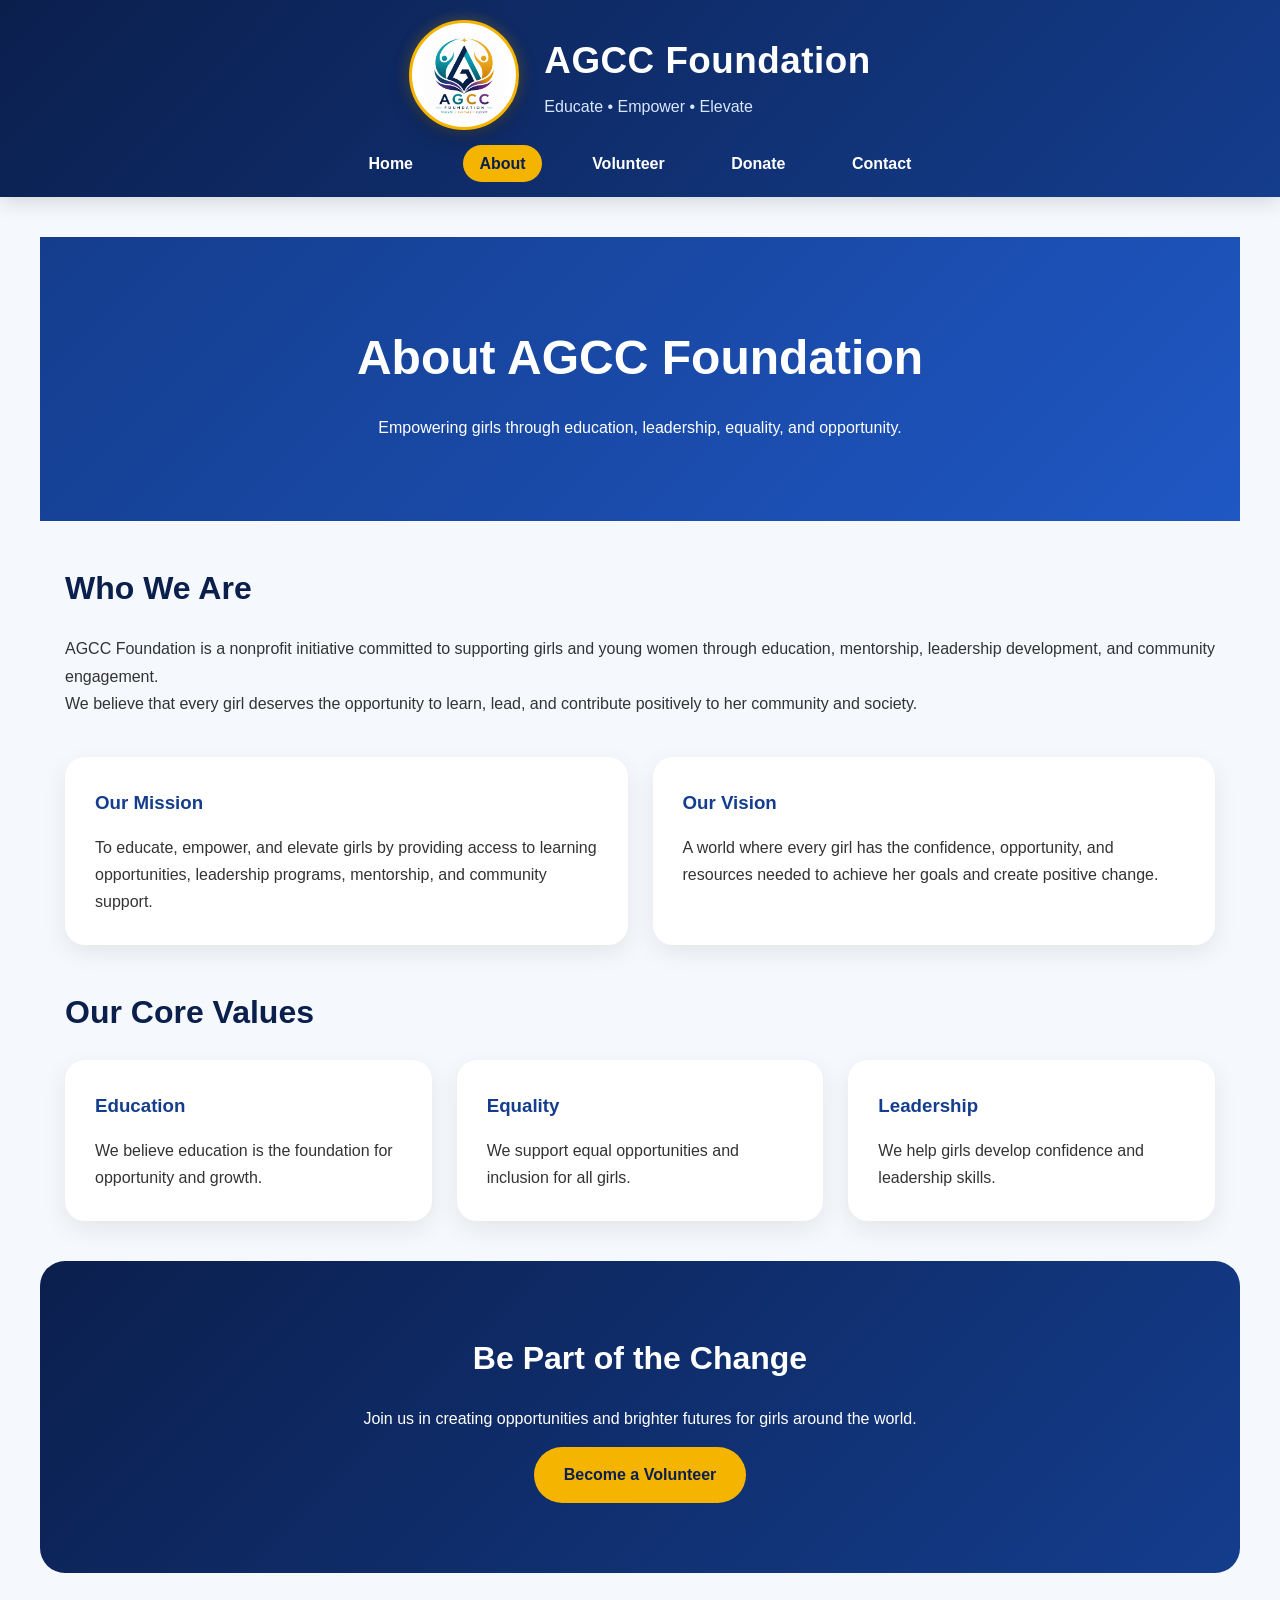
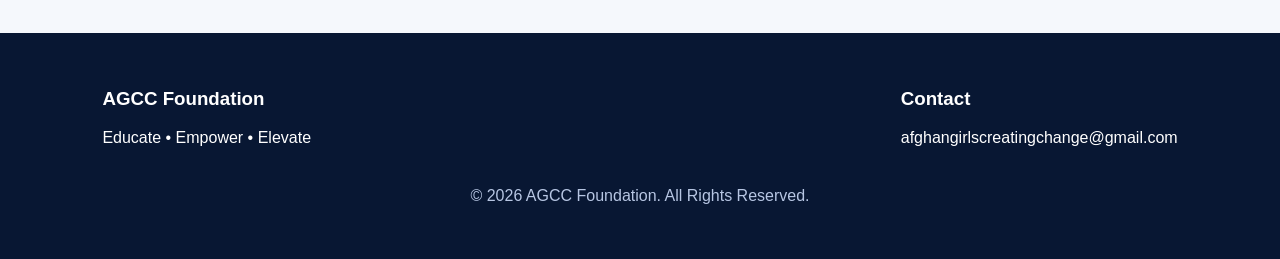
<file: about.html>
<!DOCTYPE html>
<html lang="en">
<head>
    <meta charset="UTF-8">
    <meta name="viewport" content="width=device-width, initial-scale=1.0">
    <title>About Us | AGCC Foundation</title>
    <link rel="stylesheet" href="style.css">
</head>
<body>

<header>

    <div class="logo-container">
        <img src="logo.png" alt="AGCC Foundation Logo" class="logo">

        <div class="brand">
            <h1>AGCC Foundation</h1>
            <p>Educate • Empower • Elevate</p>
        </div>
    </div>

    <nav>
        <a href="index.html">Home</a>
        <a href="about.html" class="active">About</a>
        <a href="volunteer.html">Volunteer</a>
        <a href="donate.html">Donate</a>
        <a href="contact.html">Contact</a>
    </nav>

</header>

<section class="page-banner">

    <h1>About AGCC Foundation</h1>

    <p>
        Empowering girls through education, leadership,
        equality, and opportunity.
    </p>

</section>

<section>

    <h2>Who We Are</h2>

    <p>
        AGCC Foundation is a nonprofit initiative committed to supporting
        girls and young women through education, mentorship,
        leadership development, and community engagement.
    </p>

    <p>
        We believe that every girl deserves the opportunity to learn,
        lead, and contribute positively to her community and society.
    </p>

</section>

<section class="cards">

    <div class="card">
        <h3>Our Mission</h3>

        <p>
            To educate, empower, and elevate girls by providing
            access to learning opportunities, leadership programs,
            mentorship, and community support.
        </p>
    </div>

    <div class="card">
        <h3>Our Vision</h3>

        <p>
            A world where every girl has the confidence,
            opportunity, and resources needed to achieve
            her goals and create positive change.
        </p>
    </div>

</section>

<section>

    <h2>Our Core Values</h2>

    <div class="cards">

        <div class="card">
            <h3>Education</h3>
            <p>
                We believe education is the foundation for opportunity and growth.
            </p>
        </div>

        <div class="card">
            <h3>Equality</h3>
            <p>
                We support equal opportunities and inclusion for all girls.
            </p>
        </div>

        <div class="card">
            <h3>Leadership</h3>
            <p>
                We help girls develop confidence and leadership skills.
            </p>
        </div>

    </div>

</section>

<section class="cta">

    <h2>Be Part of the Change</h2>

    <p>
        Join us in creating opportunities and brighter futures
        for girls around the world.
    </p>

    <a href="volunteer.html" class="btn">
        Become a Volunteer
    </a>

</section>

<footer>

    <div class="footer-content">

        <div>
            <h3>AGCC Foundation</h3>
            <p>Educate • Empower • Elevate</p>
        </div>

        <div>
            <h3>Contact</h3>
            <p>afghangirlscreatingchange@gmail.com</p>
        </div>

    </div>

    <p class="copyright">
        © 2026 AGCC Foundation. All Rights Reserved.
    </p>

</footer>

</body>
</html>
</file>
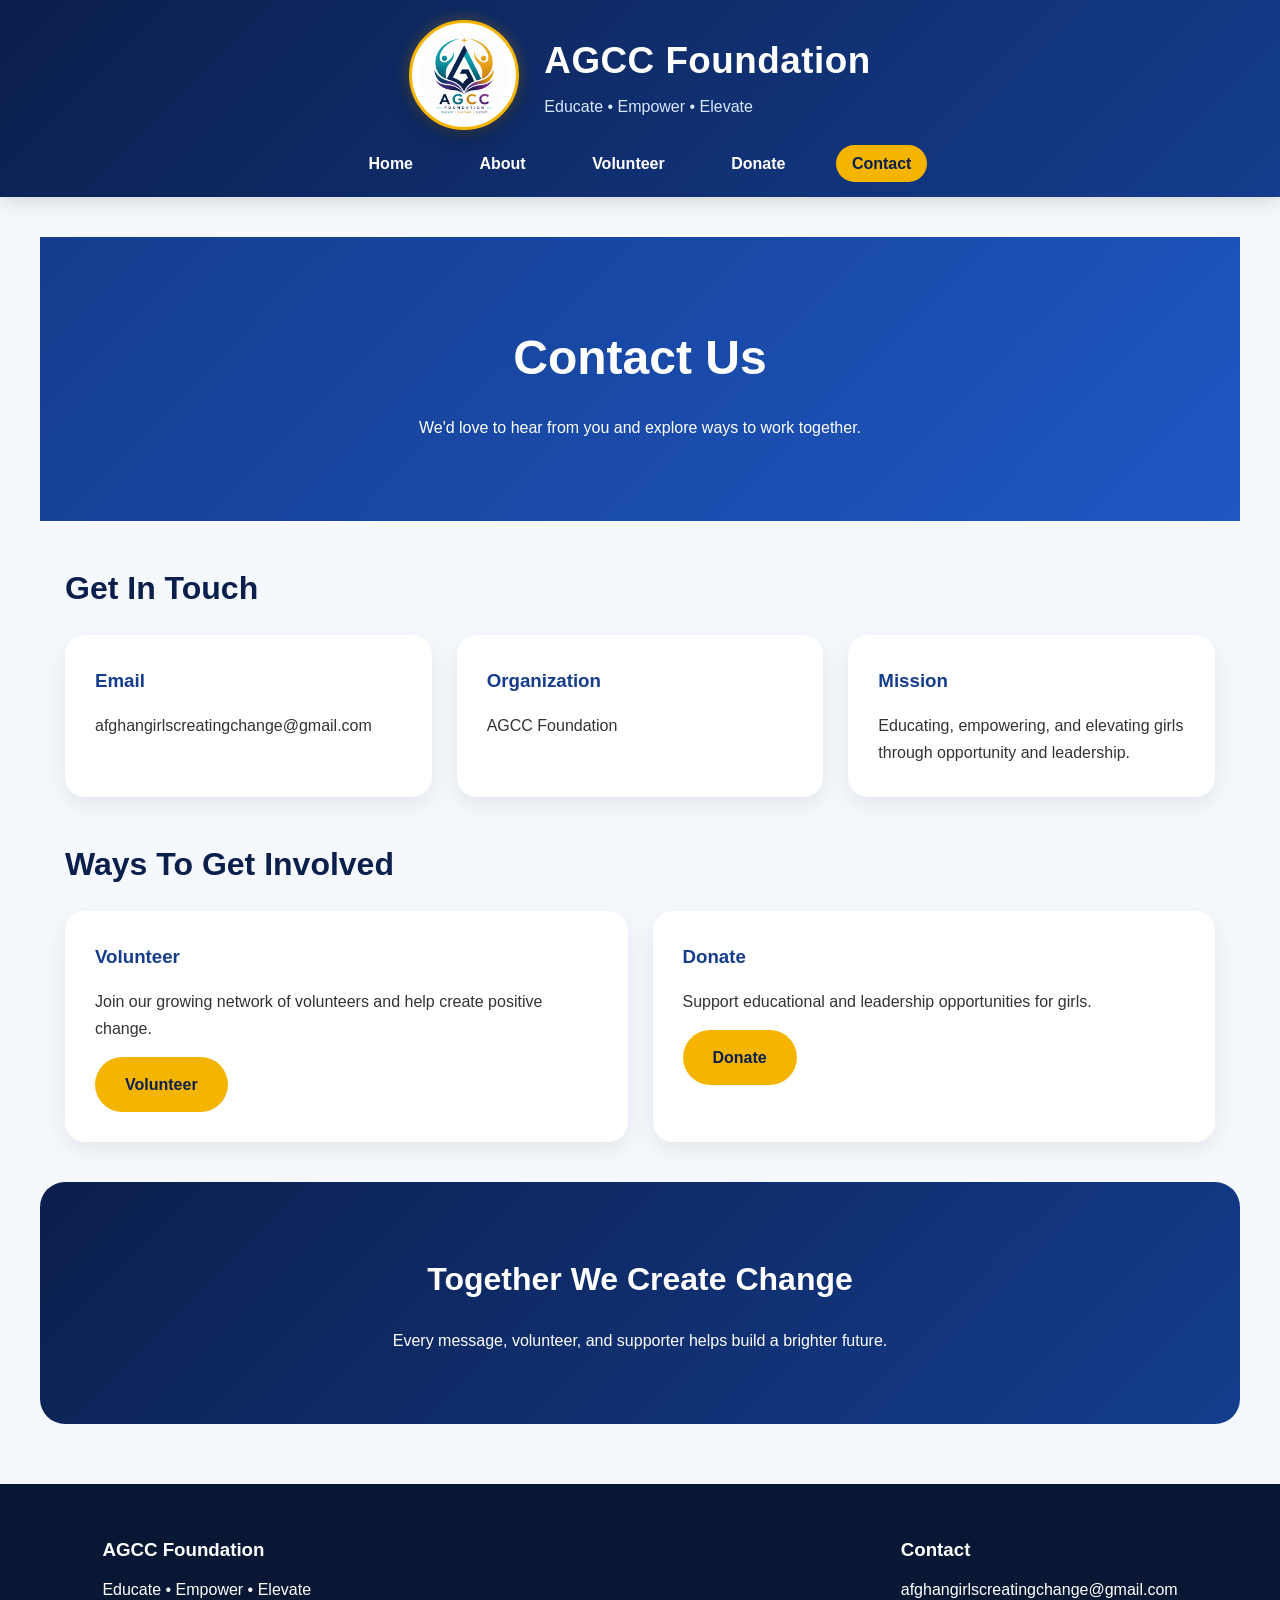
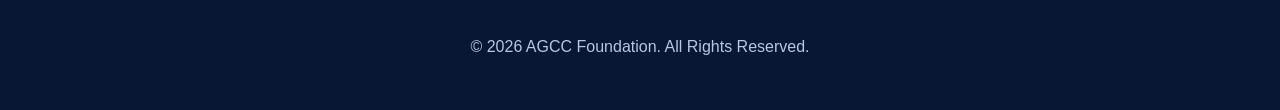
<file: contact.html>
<!DOCTYPE html>
<html lang="en">
<head>
    <meta charset="UTF-8">
    <meta name="viewport" content="width=device-width, initial-scale=1.0">
    <title>Contact | AGCC Foundation</title>
    <link rel="stylesheet" href="style.css">
</head>
<body>

<header>

    <div class="logo-container">
        <img src="logo.png" alt="AGCC Foundation Logo" class="logo">

        <div class="brand">
            <h1>AGCC Foundation</h1>
            <p>Educate • Empower • Elevate</p>
        </div>
    </div>

    <nav>
        <a href="index.html">Home</a>
        <a href="about.html">About</a>
        <a href="volunteer.html">Volunteer</a>
        <a href="donate.html">Donate</a>
        <a href="contact.html" class="active">Contact</a>
    </nav>

</header>

<section class="page-banner">

    <h1>Contact Us</h1>

    <p>
        We'd love to hear from you and explore ways to work together.
    </p>

</section>

<section>

    <h2>Get In Touch</h2>

    <div class="cards">

        <div class="card">
            <h3>Email</h3>
            <p>
                afghangirlscreatingchange@gmail.com
            </p>
        </div>

        <div class="card">
            <h3>Organization</h3>
            <p>
                AGCC Foundation
            </p>
        </div>

        <div class="card">
            <h3>Mission</h3>
            <p>
                Educating, empowering, and elevating girls through opportunity and leadership.
            </p>
        </div>

    </div>

</section>

<section>

    <h2>Ways To Get Involved</h2>

    <div class="cards">

        <div class="card">
            <h3>Volunteer</h3>

            <p>
                Join our growing network of volunteers and help create positive change.
            </p>

            <a href="volunteer.html" class="btn">
                Volunteer
            </a>
        </div>

        <div class="card">
            <h3>Donate</h3>

            <p>
                Support educational and leadership opportunities for girls.
            </p>

            <a href="donate.html" class="btn">
                Donate
            </a>
        </div>

    </div>

</section>

<section class="cta">

    <h2>Together We Create Change</h2>

    <p>
        Every message, volunteer, and supporter helps build a brighter future.
    </p>

</section>

<footer>

    <div class="footer-content">

        <div>
            <h3>AGCC Foundation</h3>
            <p>Educate • Empower • Elevate</p>
        </div>

        <div>
            <h3>Contact</h3>
            <p>afghangirlscreatingchange@gmail.com</p>
        </div>

    </div>

    <p class="copyright">
        © 2026 AGCC Foundation. All Rights Reserved.
    </p>

</footer>

</body>
</html>
</file>
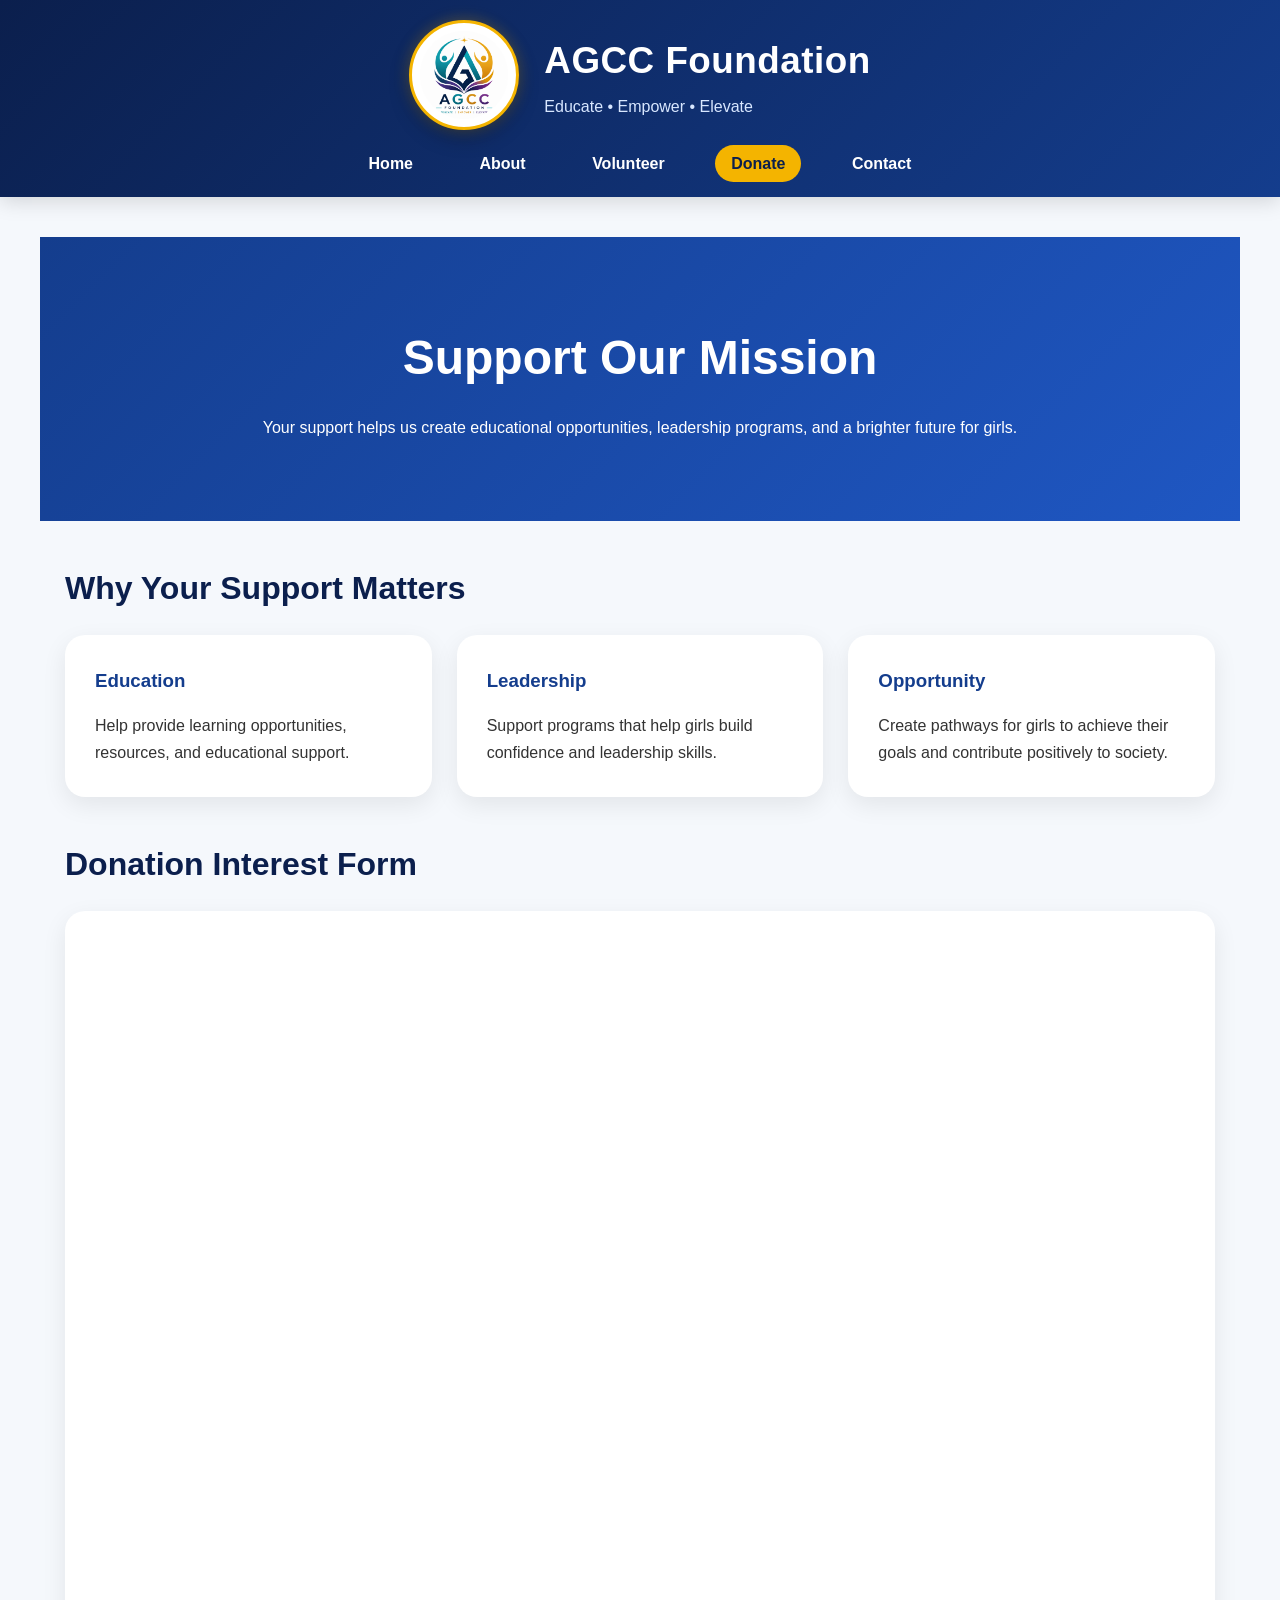
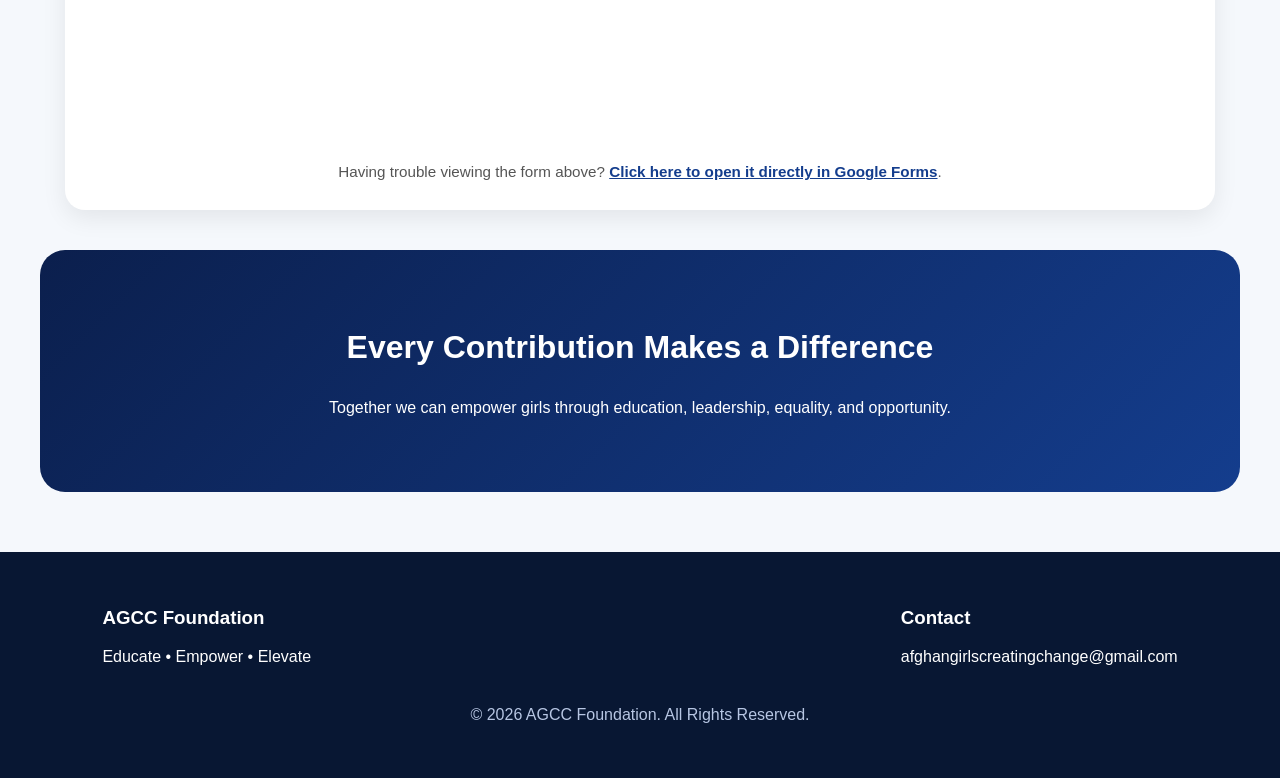
<file: donate.html>
<!DOCTYPE html>
<html lang="en">
<head>
    <meta charset="UTF-8">
    <meta name="viewport" content="width=device-width, initial-scale=1.0">
    <title>Donate | AGCC Foundation</title>
    <link rel="stylesheet" href="style.css">
</head>
<body>

<header>

    <div class="logo-container">
        <img src="logo.png" alt="AGCC Foundation Logo" class="logo">

        <div class="brand">
            <h1>AGCC Foundation</h1>
            <p>Educate • Empower • Elevate</p>
        </div>
    </div>

    <nav>
        <a href="index.html">Home</a>
        <a href="about.html">About</a>
        <a href="volunteer.html">Volunteer</a>
        <a href="donate.html" class="active">Donate</a>
        <a href="contact.html">Contact</a>
    </nav>

</header>

<section class="page-banner">

    <h1>Support Our Mission</h1>

    <p>
        Your support helps us create educational opportunities,
        leadership programs, and a brighter future for girls.
    </p>

</section>

<section>

    <h2>Why Your Support Matters</h2>

    <div class="cards">

        <div class="card">
            <h3>Education</h3>

            <p>
                Help provide learning opportunities, resources,
                and educational support.
            </p>
        </div>

        <div class="card">
            <h3>Leadership</h3>

            <p>
                Support programs that help girls build confidence
                and leadership skills.
            </p>
        </div>

        <div class="card">
            <h3>Opportunity</h3>

            <p>
                Create pathways for girls to achieve their goals
                and contribute positively to society.
            </p>
        </div>

    </div>

</section>

<section>

    <h2>Donation Interest Form</h2>

    <div class="form-container">
        <div class="iframe-wrapper">
            <iframe 
                src="https://docs.google.com/forms/d/e/1FAIpQLSci72ivzEm5SdHMEfypMS5G4o65baNNczW5ZVAneNYbuU15Rg/viewform?embedded=true" 
                width="100%" 
                height="800" 
                frameborder="0" 
                marginheight="0" 
                marginwidth="0">
                Loading donation form…
            </iframe>
        </div>
        
        <p class="form-fallback">
            Having trouble viewing the form above? 
            <a href="https://docs.google.com/forms/d/e/1FAIpQLSci72ivzEm5SdHMEfypMS5G4o65baNNczW5ZVAneNYbuU15Rg/viewform?usp=header" target="_blank" rel="noopener noreferrer">Click here to open it directly in Google Forms</a>.
        </p>
    </div>

</section>

<section class="cta">

    <h2>Every Contribution Makes a Difference</h2>

    <p>
        Together we can empower girls through education,
        leadership, equality, and opportunity.
    </p>

</section>

<footer>

    <div class="footer-content">

        <div>
            <h3>AGCC Foundation</h3>
            <p>Educate • Empower • Elevate</p>
        </div>

        <div>
            <h3>Contact</h3>
            <p>afghangirlscreatingchange@gmail.com</p>
        </div>

    </div>

    <p class="copyright">
        © 2026 AGCC Foundation. All Rights Reserved.
    </p>

</footer>

</body>
</html>
</file>
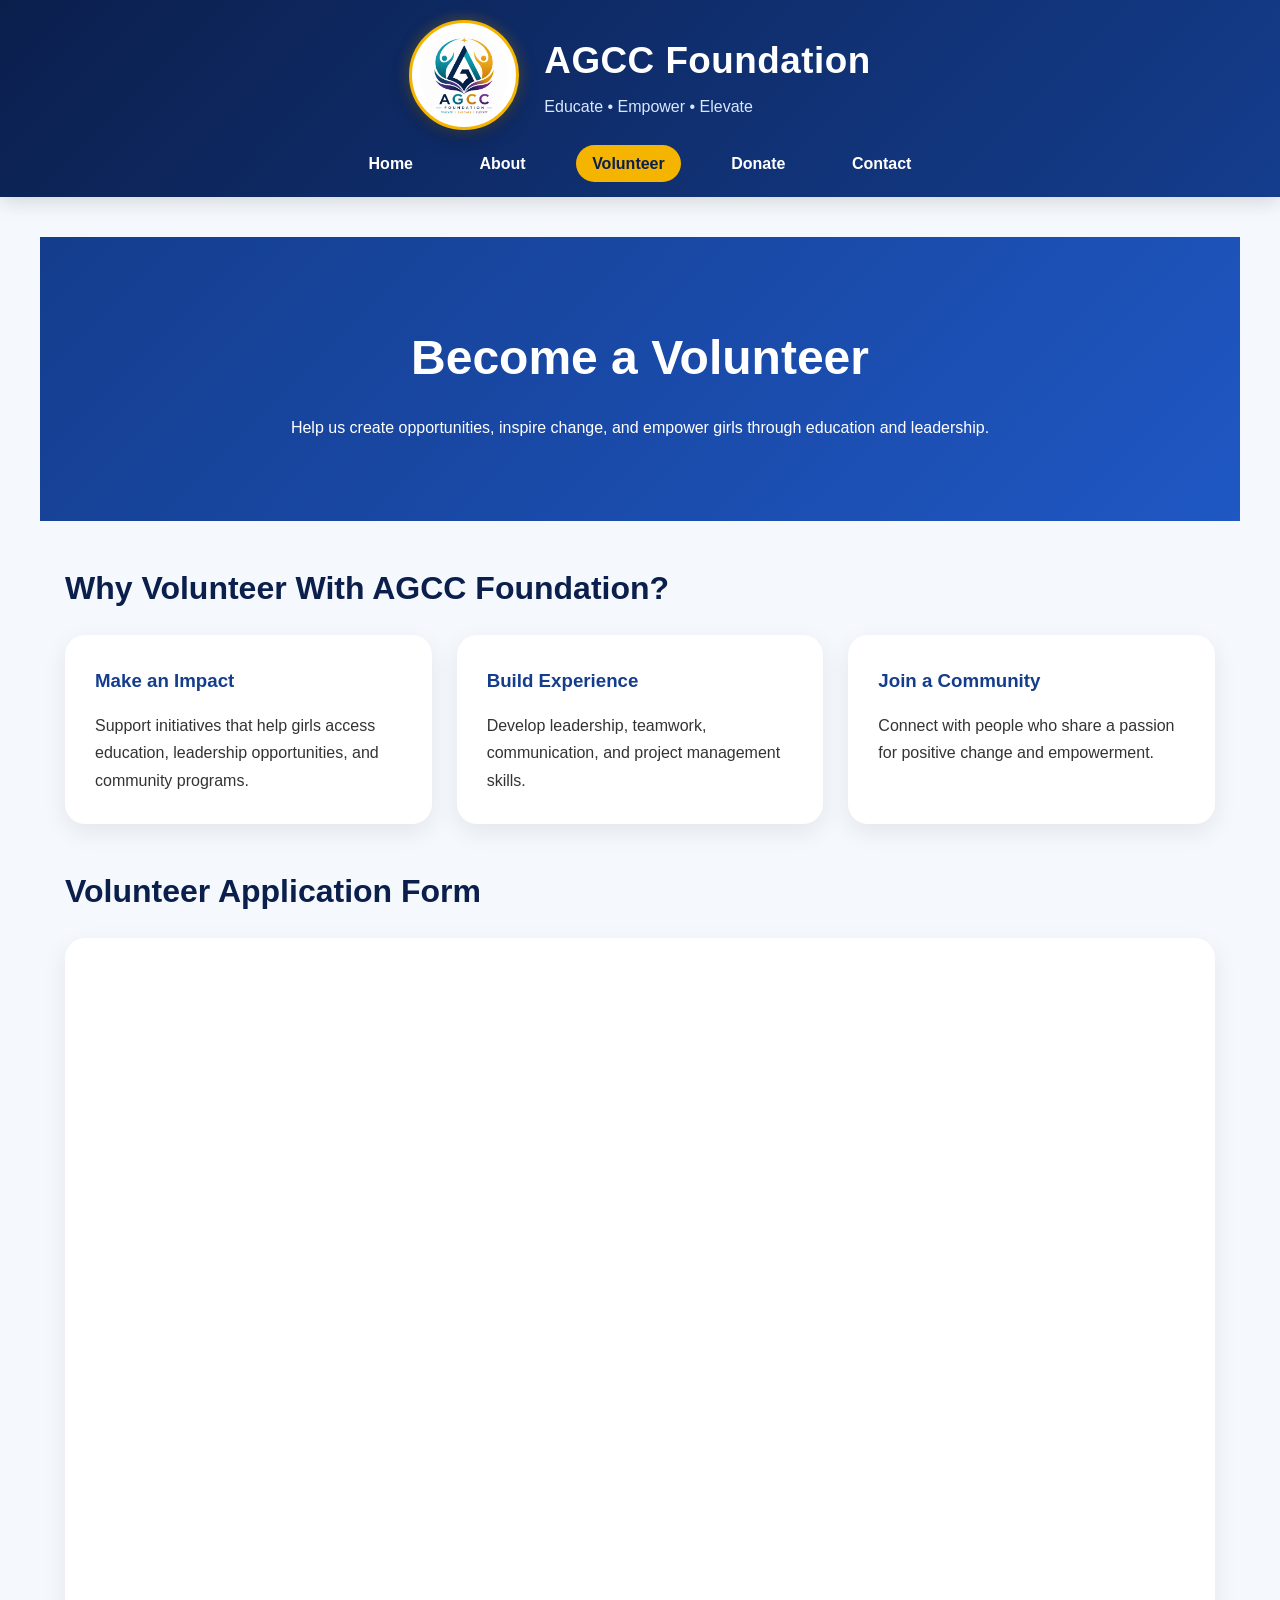
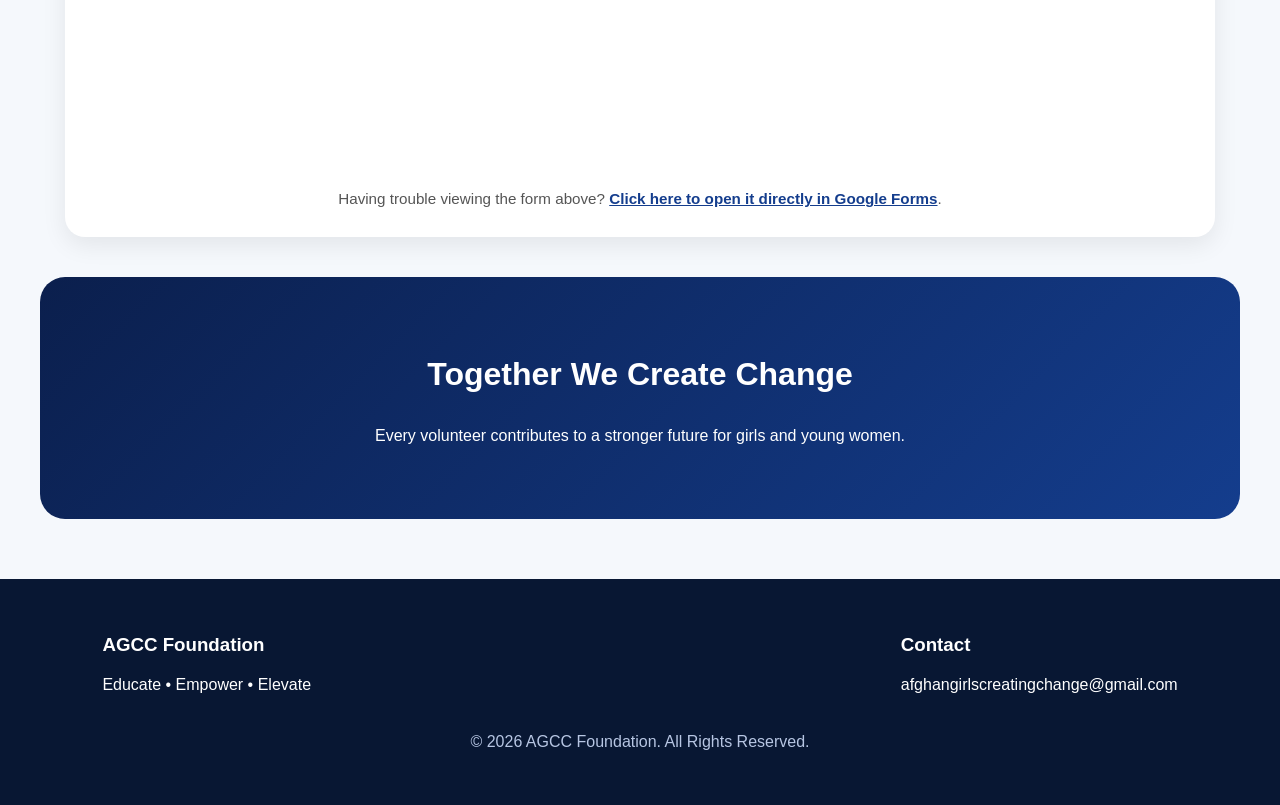
<file: volunteer.html>
<!DOCTYPE html>
<html lang="en">
<head>
    <meta charset="UTF-8">
    <meta name="viewport" content="width=device-width, initial-scale=1.0">
    <title>Volunteer | AGCC Foundation</title>
    <link rel="stylesheet" href="style.css">
</head>
<body>

<header>

    <div class="logo-container">
        <img src="logo.png" alt="AGCC Foundation Logo" class="logo">

        <div class="brand">
            <h1>AGCC Foundation</h1>
            <p>Educate • Empower • Elevate</p>
        </div>
    </div>

    <nav>
        <a href="index.html">Home</a>
        <a href="about.html">About</a>
        <a href="volunteer.html" class="active">Volunteer</a>
        <a href="donate.html">Donate</a>
        <a href="contact.html">Contact</a>
    </nav>

</header>

<section class="page-banner">

    <h1>Become a Volunteer</h1>

    <p>
        Help us create opportunities, inspire change,
        and empower girls through education and leadership.
    </p>

</section>

<section>

    <h2>Why Volunteer With AGCC Foundation?</h2>

    <div class="cards">

        <div class="card">
            <h3>Make an Impact</h3>
            <p>
                Support initiatives that help girls access education,
                leadership opportunities, and community programs.
            </p>
        </div>

        <div class="card">
            <h3>Build Experience</h3>
            <p>
                Develop leadership, teamwork, communication,
                and project management skills.
            </p>
        </div>

        <div class="card">
            <h3>Join a Community</h3>
            <p>
                Connect with people who share a passion
                for positive change and empowerment.
            </p>
        </div>

    </div>

</section>

<section>

    <h2>Volunteer Application Form</h2>

    <div class="form-container">
        <div class="iframe-wrapper">
            <iframe 
                src="https://docs.google.com/forms/d/e/1FAIpQLScNqgRHEWxspWf3Q6Ksvd-g_fBmjIhZjlT_56jc-VYFg6vPBg/viewform?embedded=true" 
                width="100%" 
                height="800" 
                frameborder="0" 
                marginheight="0" 
                marginwidth="0">
                Loading application form…
            </iframe>
        </div>
        
        <p class="form-fallback">
            Having trouble viewing the form above? 
            <a href="https://docs.google.com/forms/d/e/1FAIpQLScNqgRHEWxspWf3Q6Ksvd-g_fBmjIhZjlT_56jc-VYFg6vPBg/viewform?usp=header" target="_blank" rel="noopener noreferrer">Click here to open it directly in Google Forms</a>.
        </p>
    </div>

</section>

<section class="cta">

    <h2>Together We Create Change</h2>

    <p>
        Every volunteer contributes to a stronger future
        for girls and young women.
    </p>

</section>

<footer>

    <div class="footer-content">

        <div>
            <h3>AGCC Foundation</h3>
            <p>Educate • Empower • Elevate</p>
        </div>

        <div>
            <h3>Contact</h3>
            <p>afghangirlscreatingchange@gmail.com</p>
        </div>

    </div>

    <p class="copyright">
        © 2026 AGCC Foundation. All Rights Reserved.
    </p>

</footer>

</body>
</html>
</file>
<file: style.css>
/* =========================
   AGCC FOUNDATION
   PREMIUM STYLE
========================= */

*{
    margin:0;
    padding:0;
    box-sizing:border-box;
}

body{
    font-family: "Segoe UI", Arial, sans-serif;
    background:#f5f8fc;
    color:#333;
    line-height:1.7;
}

/* HEADER */

header{
    background:linear-gradient(135deg,#0b1f4d,#143d8d);
    color:white;
    padding:20px 8%;
    box-shadow:0 4px 20px rgba(0,0,0,0.15);
}

.logo-container{
    display:flex;
    align-items:center;
    justify-content:center;
    gap:25px;
    margin-bottom:20px;
}

/* REDESIGNED LOGO STYLING */
.logo{
    width:110px;
    height:110px;
    object-fit:cover;
    border-radius:50%;
    background:#ffffff;
    padding:8px;
    border:3px solid #f4b400;
    box-shadow:0 8px 20px rgba(0, 0, 0, 0.25), 0 0 15px rgba(244, 180, 0, 0.3);
    transition:all 0.4s ease-in-out;
    display:block;
}

.logo:hover{
    transform:scale(1.08) rotate(2deg);
    border-color:#ffffff;
    box-shadow:0 12px 28px rgba(0, 0, 0, 0.35), 0 0 20px rgba(244, 180, 0, 0.6);
}

.brand h1{
    font-size:2.3rem;
    letter-spacing:0.5px;
}

.brand p{
    color:#d8e7ff;
    font-size:1rem;
    font-weight:500;
}

/* NAVIGATION */

nav{
    text-align:center;
}

nav a{
    color:white;
    text-decoration:none;
    margin:0 15px;
    padding:10px 16px;
    border-radius:30px;
    font-weight:600;
    transition:0.3s;
}

nav a:hover,
nav a.active{
    background:#f4b400;
    color:#0b1f4d;
}

/* HERO */

.hero{
    text-align:center;
    padding:100px 10%;
    background:
    linear-gradient(rgba(11,31,77,0.8),
    rgba(20,61,141,0.8)),
    url("hero.jpg");
    background-size:cover;
    background-position:center;
    color:white;
}

.hero h1{
    font-size:3.5rem;
    margin-bottom:20px;
}

.hero p{
    max-width:800px;
    margin:auto;
    font-size:1.2rem;
}

/* PAGE BANNER */

.page-banner{
    text-align:center;
    padding:80px 10%;
    background:linear-gradient(135deg,#143d8d,#1f57c3);
    color:white;
}

.page-banner h1{
    font-size:3rem;
    margin-bottom:15px;
}

/* SECTIONS */

section{
    max-width:1200px;
    margin:40px auto;
    padding:0 25px;
}

section h2{
    color:#0b1f4d;
    margin-bottom:20px;
    font-size:2rem;
}

/* BUTTONS */

.btn,
button{
    display:inline-block;
    background:#f4b400;
    color:#0b1f4d;
    text-decoration:none;
    padding:14px 30px;
    border:none;
    border-radius:50px;
    font-weight:bold;
    margin-top:15px;
    cursor:pointer;
    transition:0.3s;
}

.btn:hover,
button:hover{
    transform:translateY(-3px);
    box-shadow:0 10px 25px rgba(0,0,0,0.15);
}

.secondary-btn{
    background:white;
    color:#0b1f4d;
}

/* CARDS */

.cards{
    display:grid;
    grid-template-columns:repeat(auto-fit,minmax(280px,1fr));
    gap:25px;
}

.card{
    background:white;
    padding:30px;
    border-radius:20px;
    box-shadow:0 8px 25px rgba(0,0,0,0.08);
    transition:0.3s;
}

.card:hover{
    transform:translateY(-8px);
}

.card h3{
    color:#143d8d;
    margin-bottom:15px;
}

/* STATS */

.stats{
    display:grid;
    grid-template-columns:repeat(auto-fit,minmax(200px,1fr));
    gap:25px;
    text-align:center;
}

.stats div{
    background:white;
    padding:35px;
    border-radius:20px;
    box-shadow:0 8px 25px rgba(0,0,0,0.08);
}

.stats h2{
    font-size:3rem;
    color:#143d8d;
}

/* CTA */

.cta{
    text-align:center;
    background:linear-gradient(135deg,#0b1f4d,#143d8d);
    color:white;
    padding:70px 30px;
    border-radius:25px;
}

.cta h2{
    color:white;
}

/* EMBEDDED FORM STYLING */

.form-container {
    background: white;
    padding: 25px;
    border-radius: 20px;
    box-shadow: 0 8px 25px rgba(0,0,0,0.08);
    overflow: hidden;
}

.iframe-wrapper {
    position: relative;
    width: 100%;
    border-radius: 12px;
    overflow: hidden;
}

.iframe-wrapper iframe {
    width: 100%;
    border: none;
    border-radius: 12px;
}

.form-fallback {
    text-align: center;
    margin-top: 15px;
    font-size: 0.95rem;
    color: #555;
}

.form-fallback a {
    color: #143d8d;
    font-weight: 600;
    text-decoration: underline;
}

.form-fallback a:hover {
    color: #f4b400;
}

/* FOOTER */

footer{
    margin-top:60px;
    background:#081733;
    color:white;
    padding:50px 8%;
}

.footer-content{
    display:flex;
    justify-content:space-between;
    flex-wrap:wrap;
    gap:30px;
}

.footer-content h3{
    margin-bottom:10px;
}

.copyright{
    text-align:center;
    margin-top:30px;
    color:#b7c6e3;
}

/* MOBILE RESPONSIVENESS */

@media(max-width:768px){

    .logo-container{
        flex-direction:column;
        text-align:center;
        gap:15px;
    }

    .logo {
        width:90px;
        height:90px;
    }

    .hero h1{
        font-size:2.3rem;
    }

    .page-banner h1{
        font-size:2rem;
    }

    nav a{
        display:block;
        margin:8px auto;
        width:fit-content;
    }

    .footer-content{
        flex-direction:column;
        text-align:center;
    }
}
</file>
